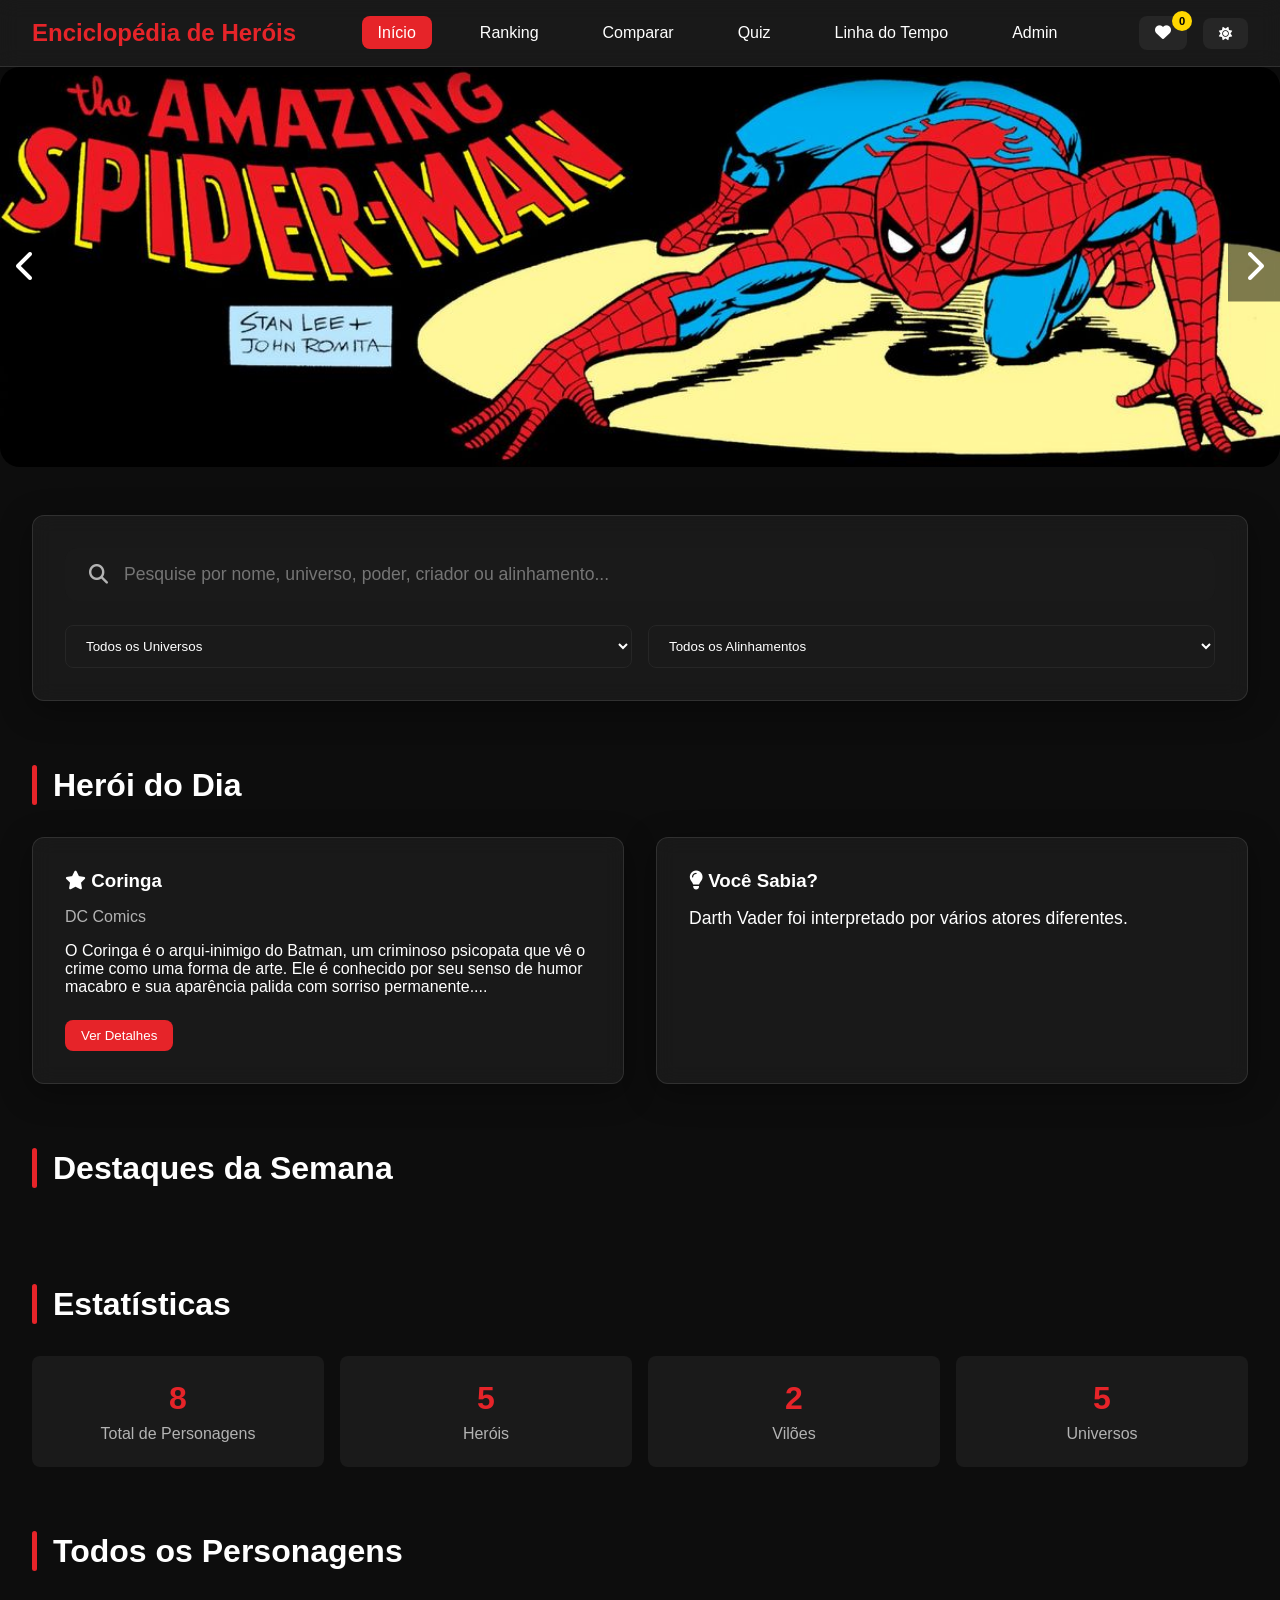
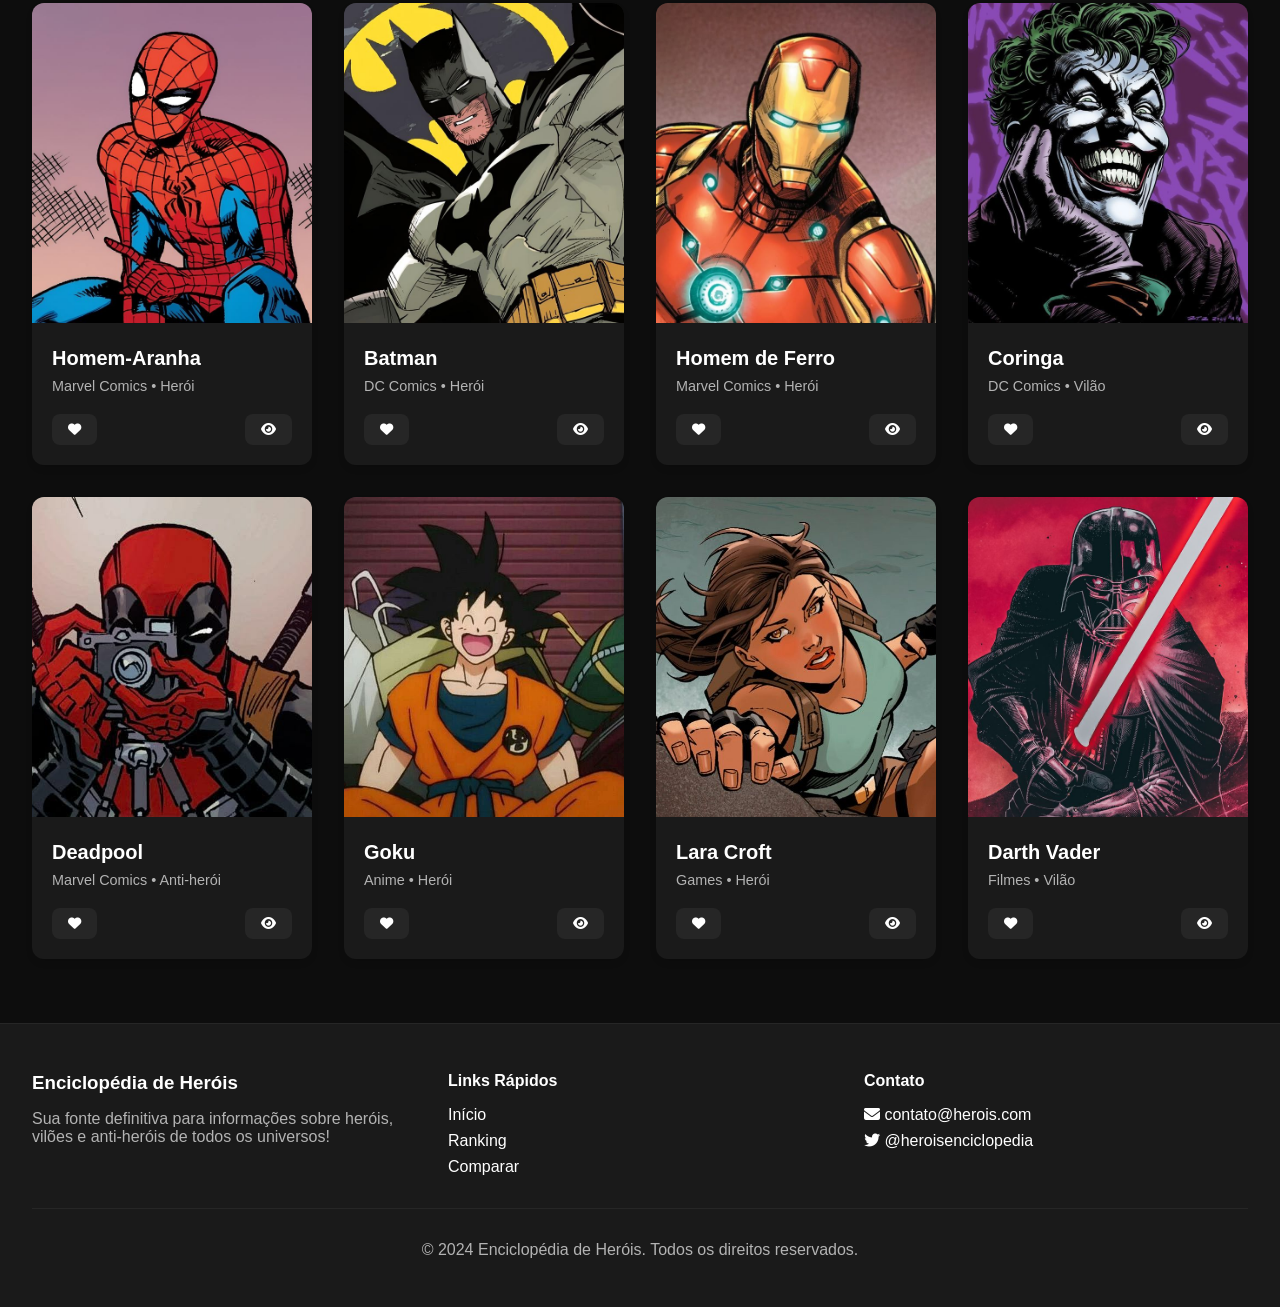
<file: index.html>
<!DOCTYPE html>
<html lang="pt-BR">
<head>
    <meta charset="UTF-8">
    <meta name="viewport" content="width=device-width, initial-scale=1.0">
    <title>Enciclopédia de Heróis</title>
    <link rel="stylesheet" href="https://cdnjs.cloudflare.com/ajax/libs/font-awesome/6.4.0/css/all.min.css">
    <link rel="stylesheet" href="css/style.css">
    <link rel="stylesheet" href="css/responsive.css">
</head>
<body data-theme="dark">
    <div class="loader" id="loader">
        <div class="loader-spinner"></div>
    </div>

    <div class="nav-overlay" id="navOverlay"></div>

    <nav class="navbar">
        <div class="navbar-container">
            <a href="index.html" class="logo">
                <span>Enciclopédia de Heróis</span>
            </a>
            <ul class="nav-links" id="navLinks">
                <li><a href="index.html" class="active">Início</a></li>
                <li><a href="ranking.html">Ranking</a></li>
                <li><a href="comparar.html">Comparar</a></li>
                <li><a href="quiz.html">Quiz</a></li>
                <li><a href="timeline.html">Linha do Tempo</a></li>
                <li><a href="admin.html">Admin</a></li>
            </ul>
            <div class="nav-controls">
                <a href="favoritos.html" class="favorites-btn">
                    <i class="fas fa-heart"></i>
                    <span class="favorites-count" id="favoritesCount">0</span>
                </a>
                <button class="theme-toggle" id="themeToggle">
                    <i class="fas fa-sun"></i>
                </button>
                <button class="hamburger" id="hamburger">
                    <i class="fas fa-bars"></i>
                </button>
            </div>
        </div>
    </nav>

    <main>
        <div class="banner-carrosel">
            <div class="carrosel">
                <div class="slides" id="slides">
                    <img src="assets/img/img-1.jpg" alt="Heróis DC">
                    <img src="assets/img/img-2.jpg" alt="Heróis Marvel">
                    <img src="assets/img/img-3.jpg" alt="Anime">
                    <img src="assets/img/img-4.jpg" alt="Games">
                    <img src="assets/img/img-5.jpg" alt="Filmes">
                </div>
                <div class="botoes-carrossel">
                    <button class="btn prev" id="prevBtn"><i class="fas fa-chevron-left"></i></button>
                    <button class="btn next" id="nextBtn"><i class="fas fa-chevron-right"></i></button>
                </div>
            </div>
        </div>

        <section class="hero-search-section">
        <div class="search-container glass-card">
            <div class="search-wrapper">
                <i class="fas fa-search"></i>
                <input type="text" id="searchInput" placeholder="Pesquise por nome, universo, poder, criador ou alinhamento...">
            </div>
            <div class="search-suggestions" id="searchSuggestions" style="display: none;"></div>
            <div class="filters-wrapper" id="filtersWrapper">
                <select class="filter-select" id="universeFilter">
                    <option value="">Todos os Universos</option>
                    <option value="Marvel Comics">Marvel Comics</option>
                    <option value="DC Comics">DC Comics</option>
                    <option value="Anime">Anime</option>
                    <option value="Games">Games</option>
                    <option value="Filmes">Filmes</option>
                </select>
                <select class="filter-select" id="alignmentFilter">
                    <option value="">Todos os Alinhamentos</option>
                    <option value="Herói">Herói</option>
                    <option value="Vilão">Vilão</option>
                    <option value="Anti-herói">Anti-herói</option>
                </select>
            </div>
        </div>
    </section>

        <section class="section">
            <h2 class="section-title">Herói do Dia</h2>
            <div class="two-columns">
                <div class="glass-card" id="heroOfTheDay">
                </div>
                <div class="glass-card" id="funFact">
                </div>
            </div>
        </section>

        <section class="section">
            <h2 class="section-title">Destaques da Semana</h2>
            <div class="heroes-grid" id="featuredHeroes">
            </div>
        </section>

        <section class="section">
            <h2 class="section-title">Estatísticas</h2>
            <div class="stats-grid" id="statsGrid">
            </div>
        </section>

        <section class="section">
            <h2 class="section-title">Todos os Personagens</h2>
            <div class="heroes-grid" id="allHeroes">
            </div>
        </section>
    </main>

    <button class="back-to-top" id="backToTop">
        <i class="fas fa-arrow-up"></i>
    </button>

    <footer class="footer">
        <div class="footer-content">
            <div>
                <h3></i> Enciclopédia de Heróis</h3>
                <p style="margin-top: 1rem; color: var(--text-muted);">Sua fonte definitiva para informações sobre heróis, vilões e anti-heróis de todos os universos!</p>
            </div>
            <div>
                <h4>Links Rápidos</h4>
                <ul style="list-style: none; margin-top: 1rem; display: grid; gap: 0.5rem;">
                    <li><a href="index.html">Início</a></li>
                    <li><a href="ranking.html">Ranking</a></li>
                    <li><a href="comparar.html">Comparar</a></li>
                </ul>
            </div>
            <div>
                <h4>Contato</h4>
                <ul style="list-style: none; margin-top: 1rem; display: grid; gap: 0.5rem;">
                    <li><i class="fas fa-envelope"></i> contato@herois.com</li>
                    <li><i class="fab fa-twitter"></i> @heroisenciclopedia</li>
                </ul>
            </div>
        </div>
        <div class="footer-bottom">
            <p>&copy; 2024 Enciclopédia de Heróis. Todos os direitos reservados.</p>
        </div>
    </footer>

    <script type="module" src="js/app.js"></script>
</body>
</html>
</file>
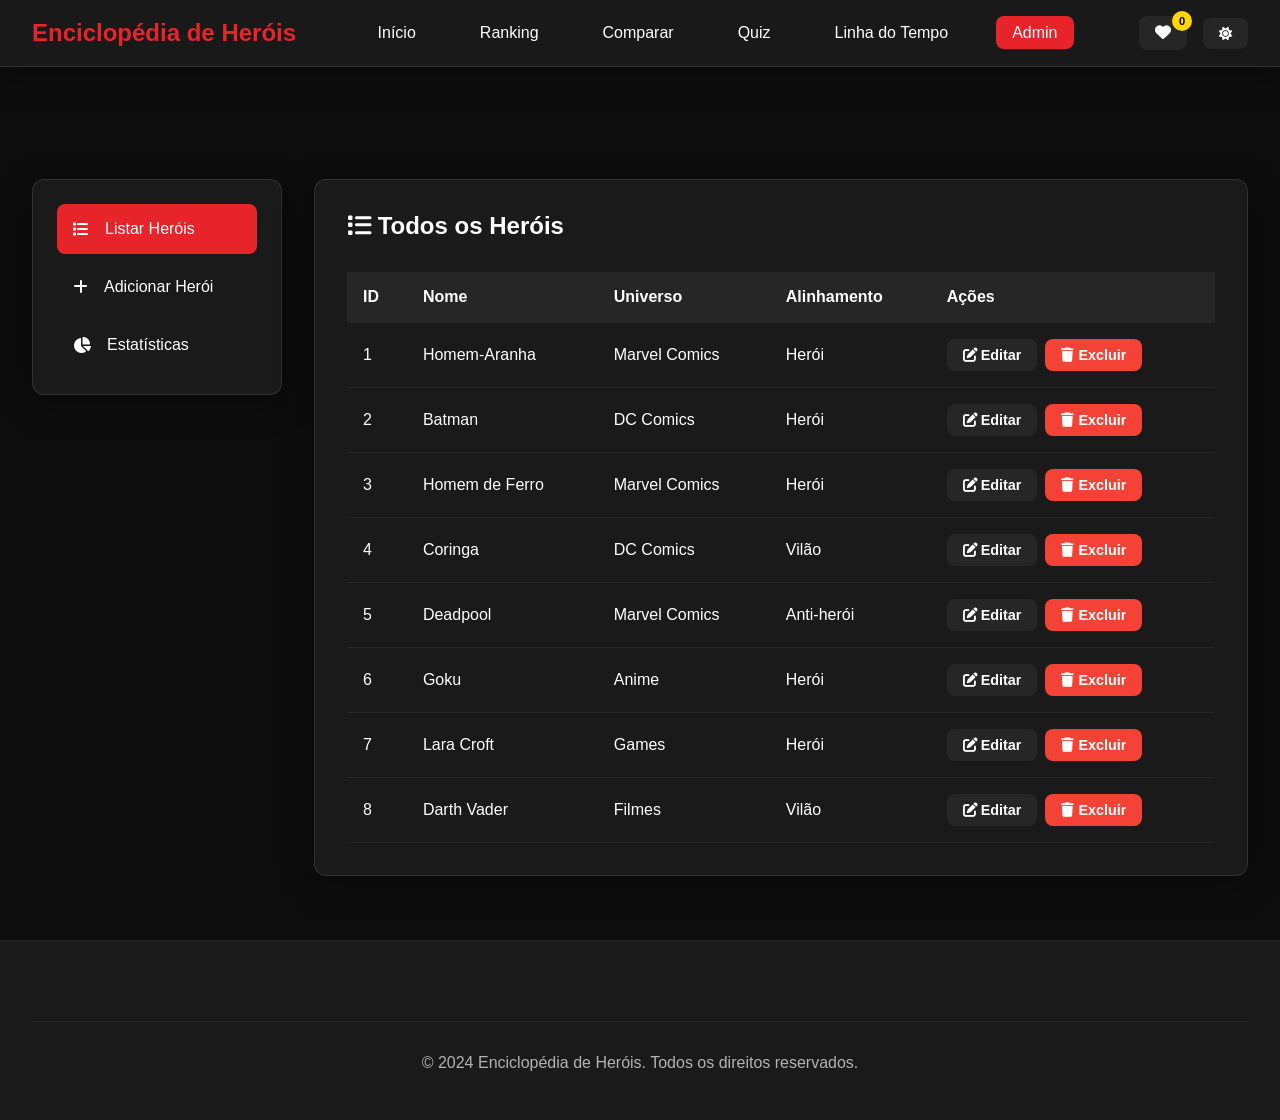
<file: admin.html>
<!DOCTYPE html>
<html lang="pt-BR">
<head>
    <meta charset="UTF-8">
    <meta name="viewport" content="width=device-width, initial-scale=1.0">
    <title>Admin - Enciclopédia de Heróis</title>
    <link rel="stylesheet" href="https://cdnjs.cloudflare.com/ajax/libs/font-awesome/6.4.0/css/all.min.css">
    <link rel="stylesheet" href="css/style.css">
    <link rel="stylesheet" href="css/admin.css">
    <link rel="stylesheet" href="css/responsive.css">
</head>
<body data-theme="dark">
    <div class="loader" id="loader">
        <div class="loader-spinner"></div>
    </div>
    <div class="nav-overlay" id="navOverlay"></div>
    <nav class="navbar">
        <div class="navbar-container">
            <a href="index.html" class="logo">
                <span>Enciclopédia de Heróis</span>
            </a>
            <ul class="nav-links" id="navLinks">
                <li><a href="index.html">Início</a></li>
                <li><a href="ranking.html">Ranking</a></li>
                <li><a href="comparar.html">Comparar</a></li>
                <li><a href="quiz.html">Quiz</a></li>
                <li><a href="timeline.html">Linha do Tempo</a></li>
                <li><a href="admin.html" class="active">Admin</a></li>
            </ul>
            <div class="nav-controls">
                <a href="favoritos.html" class="favorites-btn">
                    <i class="fas fa-heart"></i>
                    <span class="favorites-count" id="favoritesCount">0</span>
                </a>
                <button class="theme-toggle" id="themeToggle">
                    <i class="fas fa-sun"></i>
                </button>
                <button class="hamburger" id="hamburger">
                    <i class="fas fa-bars"></i>
                </button>
            </div>
        </div>
    </nav>
    <main>
        <section class="section" style="padding-top: 3rem;">
            <div class="admin-container">
                <aside class="admin-sidebar glass-card">
                    <ul class="admin-menu">
                        <li><a href="#" class="active" data-tab="list"><i class="fas fa-list"></i> Listar Heróis</a></li>
                        <li><a href="#" data-tab="add"><i class="fas fa-plus"></i> Adicionar Herói</a></li>
                        <li><a href="#" data-tab="stats"><i class="fas fa-chart-pie"></i> Estatísticas</a></li>
                    </ul>
                </aside>
                <div class="admin-content glass-card" id="adminContent">
                </div>
            </div>
        </section>
    </main>
    <button class="back-to-top" id="backToTop">
        <i class="fas fa-arrow-up"></i>
    </button>
    <footer class="footer">
        <div class="footer-bottom">
            <p>&copy; 2024 Enciclopédia de Heróis. Todos os direitos reservados.</p>
        </div>
    </footer>
    <script type="module" src="js/admin/admin.js"></script>
</body>
</html>
</file>
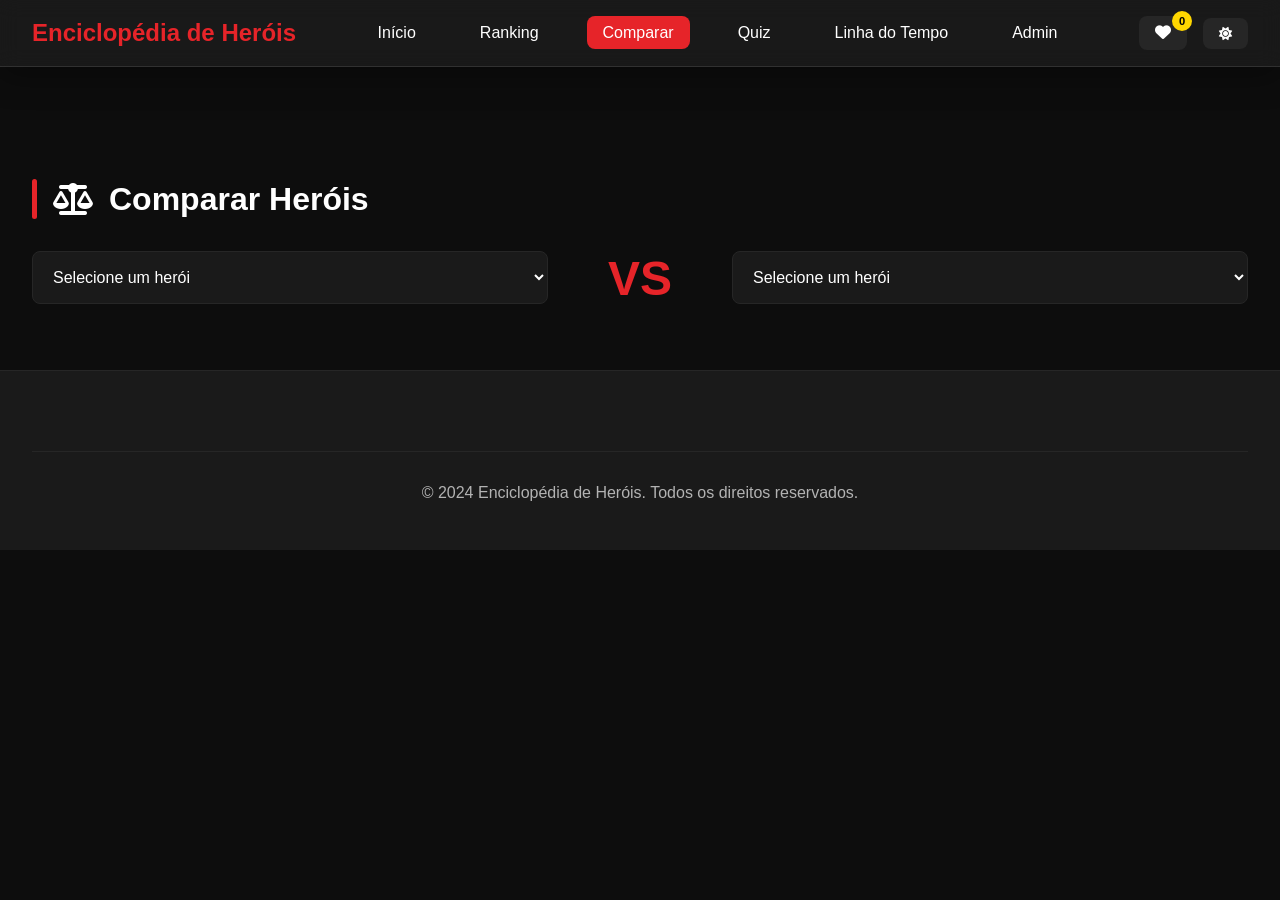
<file: comparar.html>
<!DOCTYPE html>
<html lang="pt-BR">
<head>
    <meta charset="UTF-8">
    <meta name="viewport" content="width=device-width, initial-scale=1.0">
    <title>Comparar Heróis - Enciclopédia de Heróis</title>
    <link rel="stylesheet" href="https://cdnjs.cloudflare.com/ajax/libs/font-awesome/6.4.0/css/all.min.css">
    <link rel="stylesheet" href="css/style.css">
    <link rel="stylesheet" href="css/compare.css">
    <link rel="stylesheet" href="css/responsive.css">
</head>
<body data-theme="dark">
    <div class="loader" id="loader">
        <div class="loader-spinner"></div>
    </div>
    <div class="nav-overlay" id="navOverlay"></div>
    <nav class="navbar">
        <div class="navbar-container">
            <a href="index.html" class="logo">
                <span>Enciclopédia de Heróis</span>
            </a>
            <ul class="nav-links" id="navLinks">
                <li><a href="index.html">Início</a></li>
                <li><a href="ranking.html">Ranking</a></li>
                <li><a href="comparar.html" class="active">Comparar</a></li>
                <li><a href="quiz.html">Quiz</a></li>
                <li><a href="timeline.html">Linha do Tempo</a></li>
                <li><a href="admin.html">Admin</a></li>
            </ul>
            <div class="nav-controls">
                <a href="favoritos.html" class="favorites-btn">
                    <i class="fas fa-heart"></i>
                    <span class="favorites-count" id="favoritesCount">0</span>
                </a>
                <button class="theme-toggle" id="themeToggle">
                    <i class="fas fa-sun"></i>
                </button>
                <button class="hamburger" id="hamburger">
                    <i class="fas fa-bars"></i>
                </button>
            </div>
        </div>
    </nav>
    <main>
        <section class="section" style="padding-top: 3rem;">
            <h2 class="section-title"><i class="fas fa-balance-scale"></i> Comparar Heróis</h2>
            <div class="compare-container" id="compareContainer">
            </div>
        </section>
    </main>
    <button class="back-to-top" id="backToTop">
        <i class="fas fa-arrow-up"></i>
    </button>
    <footer class="footer">
        <div class="footer-bottom">
            <p>&copy; 2024 Enciclopédia de Heróis. Todos os direitos reservados.</p>
        </div>
    </footer>
    <script type="module" src="js/comparar.js"></script>
</body>
</html>
</file>
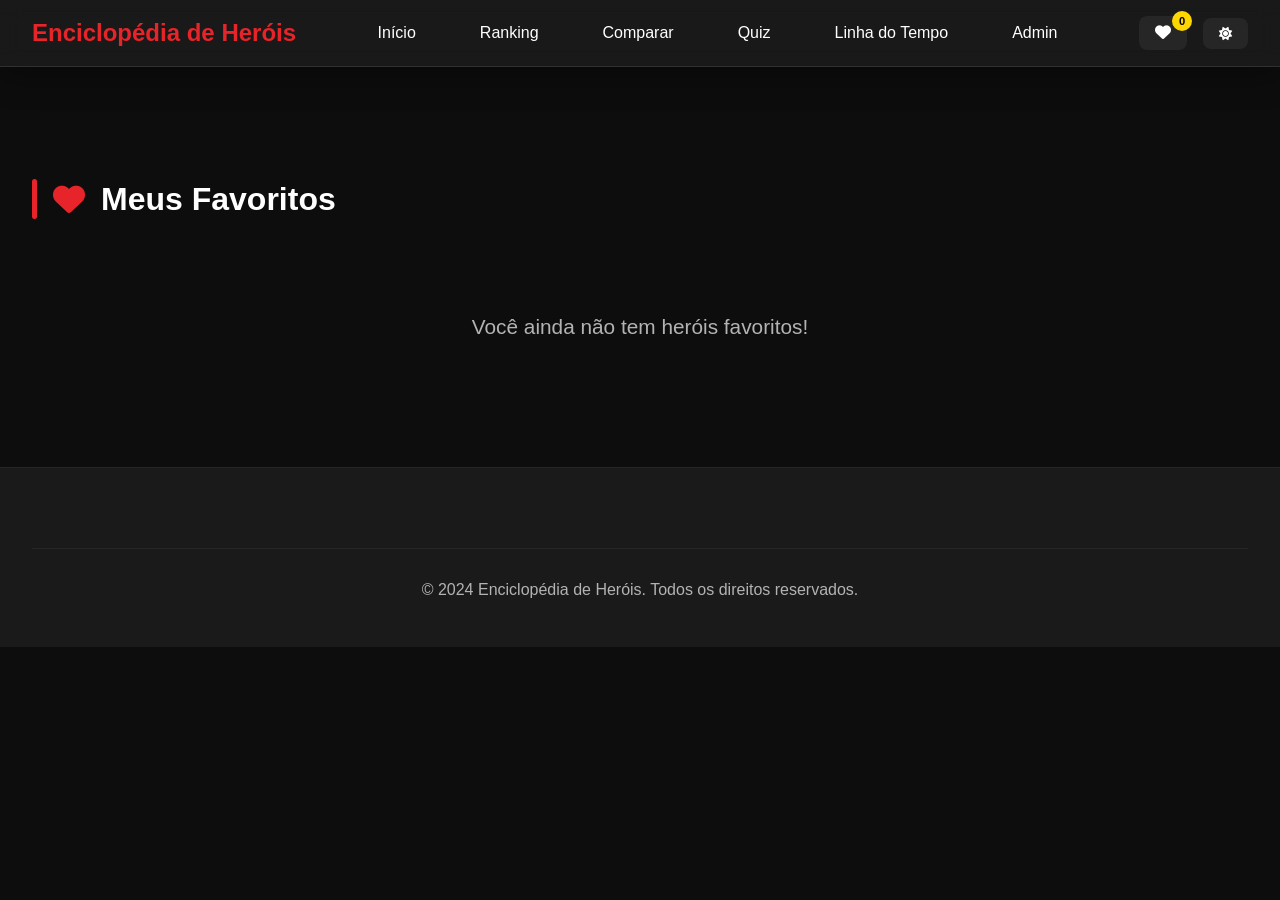
<file: favoritos.html>
<!DOCTYPE html>
<html lang="pt-BR">
<head>
    <meta charset="UTF-8">
    <meta name="viewport" content="width=device-width, initial-scale=1.0">
    <title>Favoritos - Enciclopédia de Heróis</title>
    <link rel="stylesheet" href="https://cdnjs.cloudflare.com/ajax/libs/font-awesome/6.4.0/css/all.min.css">
    <link rel="stylesheet" href="css/style.css">
    <link rel="stylesheet" href="css/responsive.css">
</head>
<body data-theme="dark">
    <div class="loader" id="loader">
        <div class="loader-spinner"></div>
    </div>
    <div class="nav-overlay" id="navOverlay"></div>
    <nav class="navbar">
        <div class="navbar-container">
            <a href="index.html" class="logo">
                <span>Enciclopédia de Heróis</span>
            </a>
            <ul class="nav-links" id="navLinks">
                <li><a href="index.html">Início</a></li>
                <li><a href="ranking.html">Ranking</a></li>
                <li><a href="comparar.html">Comparar</a></li>
                <li><a href="quiz.html">Quiz</a></li>
                <li><a href="timeline.html">Linha do Tempo</a></li>
                <li><a href="admin.html">Admin</a></li>
            </ul>
            <div class="nav-controls">
                <a href="favoritos.html" class="favorites-btn">
                    <i class="fas fa-heart"></i>
                    <span class="favorites-count" id="favoritesCount">0</span>
                </a>
                <button class="theme-toggle" id="themeToggle">
                    <i class="fas fa-sun"></i>
                </button>
                <button class="hamburger" id="hamburger">
                    <i class="fas fa-bars"></i>
                </button>
            </div>
        </div>
    </nav>
    <main>
        <section class="section" style="padding-top: 3rem;">
            <h2 class="section-title"><i class="fas fa-heart" style="color: var(--primary-color);"></i> Meus Favoritos</h2>
            <div class="heroes-grid" id="favoritesGrid">
            </div>
        </section>
    </main>
    <button class="back-to-top" id="backToTop">
        <i class="fas fa-arrow-up"></i>
    </button>
    <footer class="footer">
        <div class="footer-bottom">
            <p>&copy; 2024 Enciclopédia de Heróis. Todos os direitos reservados.</p>
        </div>
    </footer>
    <script type="module" src="js/favoritos.js"></script>
</body>
</html>
</file>
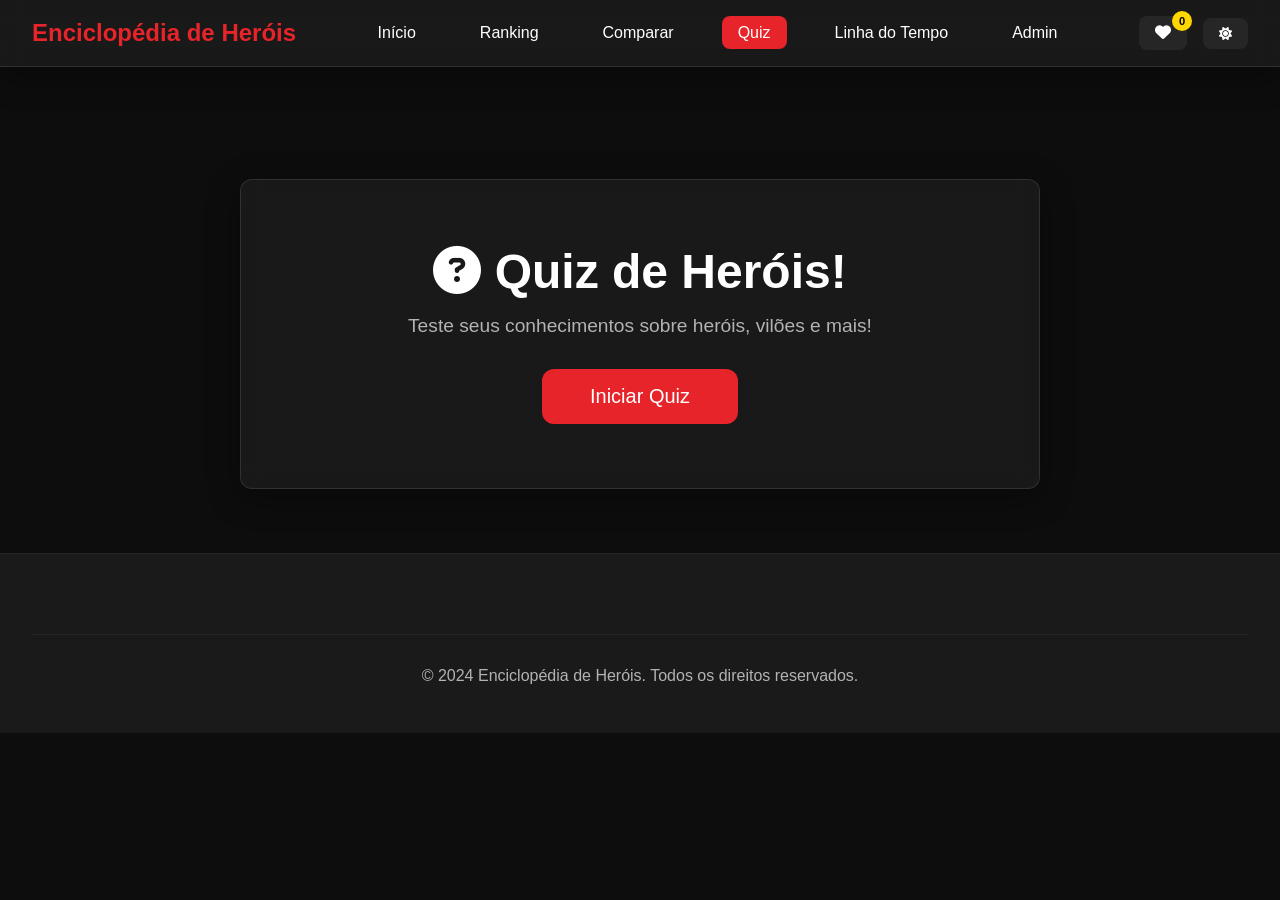
<file: quiz.html>
<!DOCTYPE html>
<html lang="pt-BR">
<head>
    <meta charset="UTF-8">
    <meta name="viewport" content="width=device-width, initial-scale=1.0">
    <title>Quiz - Enciclopédia de Heróis</title>
    <link rel="stylesheet" href="https://cdnjs.cloudflare.com/ajax/libs/font-awesome/6.4.0/css/all.min.css">
    <link rel="stylesheet" href="css/style.css">
    <link rel="stylesheet" href="css/quiz.css">
    <link rel="stylesheet" href="css/responsive.css">
</head>
<body data-theme="dark">
    <div class="loader" id="loader">
        <div class="loader-spinner"></div>
    </div>
    <div class="nav-overlay" id="navOverlay"></div>
    <nav class="navbar">
        <div class="navbar-container">
            <a href="index.html" class="logo">
                <span>Enciclopédia de Heróis</span>
            </a>
            <ul class="nav-links" id="navLinks">
                <li><a href="index.html">Início</a></li>
                <li><a href="ranking.html">Ranking</a></li>
                <li><a href="comparar.html">Comparar</a></li>
                <li><a href="quiz.html" class="active">Quiz</a></li>
                <li><a href="timeline.html">Linha do Tempo</a></li>
                <li><a href="admin.html">Admin</a></li>
            </ul>
            <div class="nav-controls">
                <a href="favoritos.html" class="favorites-btn">
                    <i class="fas fa-heart"></i>
                    <span class="favorites-count" id="favoritesCount">0</span>
                </a>
                <button class="theme-toggle" id="themeToggle">
                    <i class="fas fa-sun"></i>
                </button>
                <button class="hamburger" id="hamburger">
                    <i class="fas fa-bars"></i>
                </button>
            </div>
        </div>
    </nav>
    <main>
        <section class="section" style="padding-top: 3rem;">
            <div class="quiz-container" id="quizContainer">
            </div>
        </section>
    </main>
    <button class="back-to-top" id="backToTop">
        <i class="fas fa-arrow-up"></i>
    </button>
    <footer class="footer">
        <div class="footer-bottom">
            <p>&copy; 2024 Enciclopédia de Heróis. Todos os direitos reservados.</p>
        </div>
    </footer>
    <script type="module" src="js/quiz.js"></script>
</body>
</html>
</file>
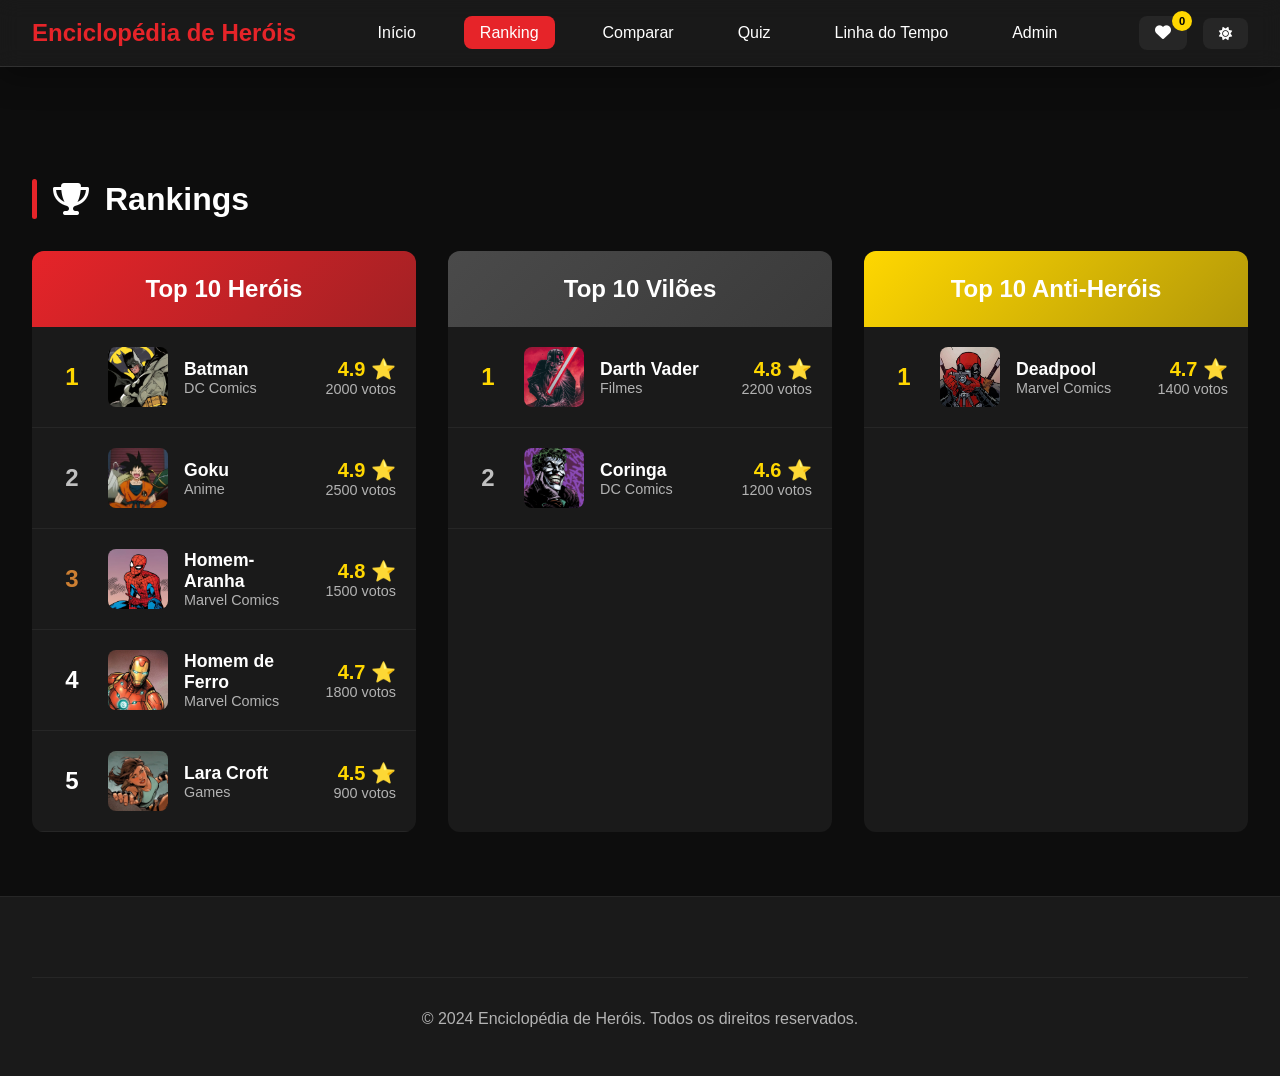
<file: ranking.html>
<!DOCTYPE html>
<html lang="pt-BR">
<head>
    <meta charset="UTF-8">
    <meta name="viewport" content="width=device-width, initial-scale=1.0">
    <title>Ranking - Enciclopédia de Heróis</title>
    <link rel="stylesheet" href="https://cdnjs.cloudflare.com/ajax/libs/font-awesome/6.4.0/css/all.min.css">
    <link rel="stylesheet" href="css/style.css">
    <link rel="stylesheet" href="css/ranking.css">
    <link rel="stylesheet" href="css/responsive.css">
</head>
<body data-theme="dark">
    <div class="loader" id="loader">
        <div class="loader-spinner"></div>
    </div>
    <div class="nav-overlay" id="navOverlay"></div>
    <nav class="navbar">
        <div class="navbar-container">
            <a href="index.html" class="logo">
                <span>Enciclopédia de Heróis</span>
            </a>
            <ul class="nav-links" id="navLinks">
                <li><a href="index.html">Início</a></li>
                <li><a href="ranking.html" class="active">Ranking</a></li>
                <li><a href="comparar.html">Comparar</a></li>
                <li><a href="quiz.html">Quiz</a></li>
                <li><a href="timeline.html">Linha do Tempo</a></li>
                <li><a href="admin.html">Admin</a></li>
            </ul>
            <div class="nav-controls">
                <a href="favoritos.html" class="favorites-btn">
                    <i class="fas fa-heart"></i>
                    <span class="favorites-count" id="favoritesCount">0</span>
                </a>
                <button class="theme-toggle" id="themeToggle">
                    <i class="fas fa-sun"></i>
                </button>
                <button class="hamburger" id="hamburger">
                    <i class="fas fa-bars"></i>
                </button>
            </div>
        </div>
    </nav>
    <main>
        <section class="section" style="padding-top: 3rem;">
            <h2 class="section-title"><i class="fas fa-trophy"></i> Rankings</h2>
            <div class="ranking-container" id="rankingContainer">
            </div>
        </section>
    </main>
    <button class="back-to-top" id="backToTop">
        <i class="fas fa-arrow-up"></i>
    </button>
    <footer class="footer">
        <div class="footer-bottom">
            <p>&copy; 2024 Enciclopédia de Heróis. Todos os direitos reservados.</p>
        </div>
    </footer>
    <script type="module" src="js/ranking.js"></script>
</body>
</html>
</file>
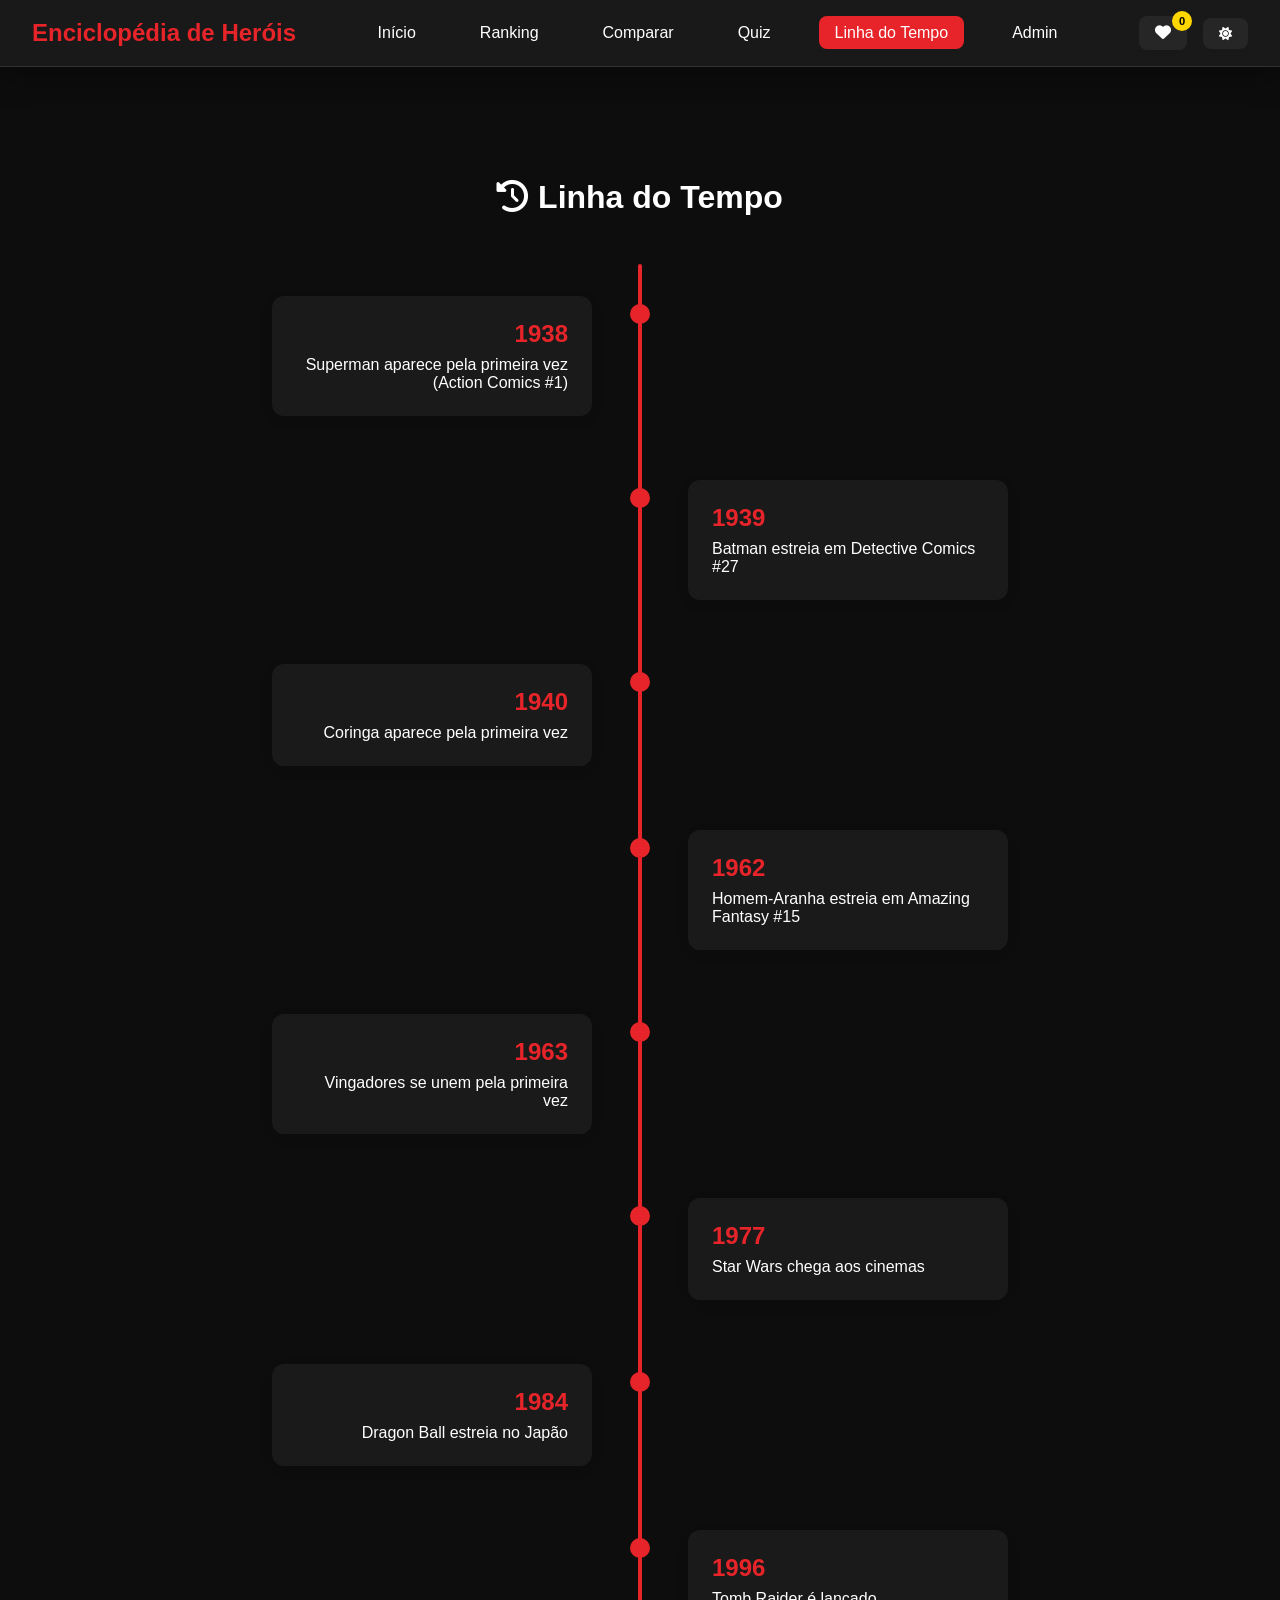
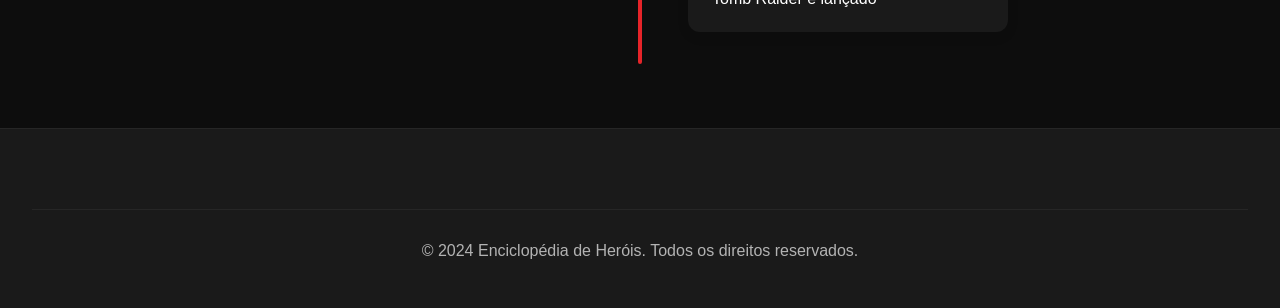
<file: timeline.html>
<!DOCTYPE html>
<html lang="pt-BR">
<head>
    <meta charset="UTF-8">
    <meta name="viewport" content="width=device-width, initial-scale=1.0">
    <title>Linha do Tempo - Enciclopédia de Heróis</title>
    <link rel="stylesheet" href="https://cdnjs.cloudflare.com/ajax/libs/font-awesome/6.4.0/css/all.min.css">
    <link rel="stylesheet" href="css/style.css">
    <link rel="stylesheet" href="css/timeline.css">
    <link rel="stylesheet" href="css/responsive.css">
</head>
<body data-theme="dark">
    <div class="loader" id="loader">
        <div class="loader-spinner"></div>
    </div>
    <div class="nav-overlay" id="navOverlay"></div>
    <nav class="navbar">
        <div class="navbar-container">
            <a href="index.html" class="logo">
                <span>Enciclopédia de Heróis</span>
            </a>
            <ul class="nav-links" id="navLinks">
                <li><a href="index.html">Início</a></li>
                <li><a href="ranking.html">Ranking</a></li>
                <li><a href="comparar.html">Comparar</a></li>
                <li><a href="quiz.html">Quiz</a></li>
                <li><a href="timeline.html" class="active">Linha do Tempo</a></li>
                <li><a href="admin.html">Admin</a></li>
            </ul>
            <div class="nav-controls">
                <a href="favoritos.html" class="favorites-btn">
                    <i class="fas fa-heart"></i>
                    <span class="favorites-count" id="favoritesCount">0</span>
                </a>
                <button class="theme-toggle" id="themeToggle">
                    <i class="fas fa-sun"></i>
                </button>
                <button class="hamburger" id="hamburger">
                    <i class="fas fa-bars"></i>
                </button>
            </div>
        </div>
    </nav>
    <main>
        <section class="section" style="padding-top: 3rem;">
            <h2 class="section-title" style="text-align: center; display: block; margin-bottom: 3rem;"><i class="fas fa-history"></i> Linha do Tempo</h2>
            <div class="timeline" id="timeline">
            </div>
        </section>
    </main>
    <button class="back-to-top" id="backToTop">
        <i class="fas fa-arrow-up"></i>
    </button>
    <footer class="footer">
        <div class="footer-bottom">
            <p>&copy; 2024 Enciclopédia de Heróis. Todos os direitos reservados.</p>
        </div>
    </footer>
    <script type="module" src="js/timeline.js"></script>
</body>
</html>
</file>
<file: css/style.css>
:root {
    --primary-color: #e62429;
    --secondary-color: #00529f;
    --accent-color: #ffd700;
    --dark-bg: #0d0d0d;
    --dark-surface: #1a1a1a;
    --dark-surface-2: #262626;
    --dark-text: #ffffff;
    --dark-text-muted: #b3b3b3;
    --light-bg: #f5f5f5;
    --light-surface: #ffffff;
    --light-surface-2: #e8e8e8;
    --light-text: #1a1a1a;
    --light-text-muted: #666666;
    --glass-bg: rgba(255, 255, 255, 0.05);
    --glass-border: rgba(255, 255, 255, 0.1);
    --glass-shadow: 0 8px 32px 0 rgba(0, 0, 0, 0.37);
    --transition: all 0.3s ease;
    --radius-sm: 8px;
    --radius-md: 12px;
    --radius-lg: 20px;
}

[data-theme="dark"] {
    --bg: var(--dark-bg);
    --surface: var(--dark-surface);
    --surface-2: var(--dark-surface-2);
    --text: var(--dark-text);
    --text-muted: var(--dark-text-muted);
}

[data-theme="light"] {
    --bg: var(--light-bg);
    --surface: var(--light-surface);
    --surface-2: var(--light-surface-2);
    --text: var(--light-text);
    --text-muted: var(--light-text-muted);
}

* {
    margin: 0;
    padding: 0;
    box-sizing: border-box;
    font-family: 'Segoe UI', Tahoma, Geneva, Verdana, sans-serif;
}

body {
    background: var(--bg);
    color: var(--text);
    transition: var(--transition);
    overflow-x: hidden;
}

a {
    color: inherit;
    text-decoration: none;
}

.loader {
    position: fixed;
    top: 0;
    left: 0;
    width: 100%;
    height: 100%;
    background: var(--bg);
    display: flex;
    justify-content: center;
    align-items: center;
    z-index: 9999;
}

.loader-spinner {
    width: 60px;
    height: 60px;
    border: 5px solid var(--surface-2);
    border-top-color: var(--primary-color);
    border-radius: 50%;
    animation: spin 1s linear infinite;
}

@keyframes spin {
    to { transform: rotate(360deg); }
}

.navbar {
    position: sticky;
    top: 0;
    z-index: 1000;
    backdrop-filter: blur(10px);
    background: var(--glass-bg);
    border-bottom: 1px solid var(--glass-border);
    box-shadow: var(--glass-shadow);
}

.navbar-container {
    max-width: 1400px;
    margin: 0 auto;
    padding: 1rem 2rem;
    display: flex;
    justify-content: space-between;
    align-items: center;
}

.logo {
    display: flex;
    align-items: center;
    gap: 0.5rem;
    font-size: 1.5rem;
    font-weight: 700;
    color: var(--primary-color);
}

.nav-links {
    display: flex;
    gap: 2rem;
    list-style: none;
}

.nav-links a {
    padding: 0.5rem 1rem;
    border-radius: var(--radius-sm);
    transition: var(--transition);
    font-weight: 500;
}

.nav-links a:hover,
.nav-links a.active {
    background: var(--primary-color);
    color: white;
}

.nav-controls {
    display: flex;
    align-items: center;
    gap: 1rem;
}

.theme-toggle {
    background: var(--surface-2);
    border: none;
    color: var(--text);
    padding: 0.5rem 1rem;
    border-radius: var(--radius-sm);
    cursor: pointer;
    transition: var(--transition);
}

.theme-toggle:hover {
    background: var(--primary-color);
    color: white;
}

.favorites-btn {
    position: relative;
    background: var(--surface-2);
    border: none;
    color: var(--text);
    padding: 0.5rem 1rem;
    border-radius: var(--radius-sm);
    cursor: pointer;
    transition: var(--transition);
}

.favorites-btn:hover {
    background: var(--primary-color);
    color: white;
}

.favorites-count {
    position: absolute;
    top: -5px;
    right: -5px;
    background: var(--accent-color);
    color: #000;
    font-size: 0.7rem;
    font-weight: 700;
    width: 20px;
    height: 20px;
    border-radius: 50%;
    display: flex;
    justify-content: center;
    align-items: center;
}

.hamburger {
    display: none;
    background: none;
    border: none;
    color: var(--text);
    font-size: 1.5rem;
    cursor: pointer;
}

.banner-carrosel {
    width: 100%;
    max-width: 1400px;
    margin: 0 auto;
}

.carrosel {
    position: relative;
    overflow: hidden;
    border-radius: var(--radius-lg);
}

.slides {
    display: flex;
    transition: transform 0.5s ease-in-out;
}

.slides img {
    width: 100%;
    height: 400px;
    object-fit: cover;
    flex-shrink: 0;
}

.botoes-carrossel {
    position: absolute;
    top: 50%;
    width: 100%;
    display: flex;
    justify-content: space-between;
    transform: translateY(-50%);
}

.btn {
    background: rgba(0, 0, 0, 0.5);
    color: white;
    border: none;
    padding: 1rem;
    cursor: pointer;
    font-size: 2rem;
    transition: var(--transition);
}

.btn:hover {
    background: var(--primary-color);
}

.hero-search-section {
    max-width: 1400px;
    margin: 3rem auto;
    padding: 0 2rem;
}

.search-container {
    backdrop-filter: blur(10px);
    background: var(--glass-bg);
    border: 1px solid var(--glass-border);
    border-radius: var(--radius-lg);
    padding: 2rem;
    box-shadow: var(--glass-shadow);
}

.search-wrapper {
    display: flex;
    align-items: center;
    gap: 1rem;
    background: var(--surface);
    padding: 1rem 1.5rem;
    border-radius: var(--radius-md);
}

.search-wrapper i {
    color: var(--text-muted);
    font-size: 1.2rem;
}

.search-wrapper input {
    flex: 1;
    background: none;
    border: none;
    color: var(--text);
    font-size: 1.1rem;
    outline: none;
}

.search-suggestions {
    background: var(--surface);
    margin-top: 10px;
    border-radius: var(--radius-md);
    border: 1px solid var(--surface-2);
    max-height: 400px;
    overflow-y: auto;
}

.suggestion-item {
    display: flex;
    gap: 15px;
    padding: 15px;
    cursor: pointer;
    border-bottom: 1px solid var(--surface-2);
    transition: var(--transition);
}

.suggestion-item:last-child {
    border-bottom: none;
}

.suggestion-item:hover, .suggestion-item.active {
    background: var(--surface-2);
}

.suggestion-item img {
    width: 50px;
    height: 70px;
    object-fit: cover;
    border-radius: var(--radius-sm);
}

.suggestion-info h4 {
    margin: 0;
    font-size: 1.1rem;
}

.suggestion-info p {
    margin: 5px 0 0;
    color: var(--text-muted);
    font-size: 0.9rem;
}

.filters-wrapper {
    margin-top: 1.5rem;
    display: grid;
    grid-template-columns: repeat(auto-fit, minmax(200px, 1fr));
    gap: 1rem;
}

.filter-select {
    padding: 0.75rem 1rem;
    background: var(--surface);
    border: 1px solid var(--surface-2);
    border-radius: var(--radius-sm);
    color: var(--text);
    cursor: pointer;
    outline: none;
}

.section {
    max-width: 1400px;
    margin: 4rem auto;
    padding: 0 2rem;
}

.section-title {
    font-size: 2rem;
    margin-bottom: 2rem;
    display: flex;
    align-items: center;
    gap: 1rem;
}

.section-title::before {
    content: '';
    width: 5px;
    height: 40px;
    background: var(--primary-color);
    border-radius: 5px;
}

.heroes-grid {
    display: grid;
    grid-template-columns: repeat(auto-fit, minmax(250px, 1fr));
    gap: 2rem;
}

.hero-card {
    background: var(--surface);
    border-radius: var(--radius-md);
    overflow: hidden;
    cursor: pointer;
    transition: var(--transition);
    box-shadow: 0 4px 6px rgba(0, 0, 0, 0.1);
}

.hero-card:hover {
    transform: translateY(-10px);
    box-shadow: 0 20px 40px rgba(230, 36, 41, 0.2);
}

.hero-card img {
    width: 100%;
    height: 320px;
    object-fit: cover;
}

.hero-info {
    padding: 1.25rem;
}

.hero-info h3 {
    font-size: 1.25rem;
    margin-bottom: 0.5rem;
}

.hero-info p {
    color: var(--text-muted);
    font-size: 0.9rem;
}

.hero-card-actions {
    display: flex;
    justify-content: space-between;
    padding: 0 1.25rem 1.25rem;
}

.action-btn {
    background: var(--surface-2);
    border: none;
    color: var(--text);
    padding: 0.5rem 1rem;
    border-radius: var(--radius-sm);
    cursor: pointer;
    transition: var(--transition);
}

.action-btn.favorite.active {
    color: var(--primary-color);
}

.action-btn:hover {
    background: var(--primary-color);
    color: white;
}

.glass-card {
    backdrop-filter: blur(10px);
    background: var(--glass-bg);
    border: 1px solid var(--glass-border);
    border-radius: var(--radius-md);
    padding: 2rem;
    box-shadow: var(--glass-shadow);
}

.two-columns {
    display: grid;
    grid-template-columns: repeat(auto-fit, minmax(300px, 1fr));
    gap: 2rem;
}

.stats-grid {
    display: grid;
    grid-template-columns: repeat(auto-fit, minmax(150px, 1fr));
    gap: 1rem;
}

.stat-card {
    background: var(--surface);
    padding: 1.5rem;
    border-radius: var(--radius-sm);
    text-align: center;
}

.stat-number {
    font-size: 2rem;
    font-weight: 700;
    color: var(--primary-color);
}

.stat-label {
    margin-top: 0.5rem;
    color: var(--text-muted);
}

.rating {
    display: flex;
    gap: 0.25rem;
}

.rating .star {
    cursor: pointer;
    font-size: 1.2rem;
    color: var(--text-muted);
    transition: var(--transition);
}

.rating .star:hover,
.rating .star.active {
    color: var(--accent-color);
}

.footer {
    background: var(--surface);
    padding: 3rem 2rem;
    margin-top: 4rem;
    border-top: 1px solid var(--surface-2);
}

.footer-content {
    max-width: 1400px;
    margin: 0 auto;
    display: grid;
    grid-template-columns: repeat(auto-fit, minmax(200px, 1fr));
    gap: 2rem;
}

.footer-bottom {
    max-width: 1400px;
    margin: 2rem auto 0;
    padding-top: 2rem;
    border-top: 1px solid var(--surface-2);
    text-align: center;
    color: var(--text-muted);
}

.back-to-top {
    position: fixed;
    bottom: 2rem;
    right: 2rem;
    width: 50px;
    height: 50px;
    background: var(--primary-color);
    border: none;
    border-radius: 50%;
    color: white;
    font-size: 1.5rem;
    cursor: pointer;
    box-shadow: 0 4px 12px rgba(230, 36, 41, 0.4);
    transition: var(--transition);
    opacity: 0;
    visibility: hidden;
    z-index: 999;
}

.back-to-top.visible {
    opacity: 1;
    visibility: visible;
}

.back-to-top:hover {
    transform: translateY(-5px);
}

@media (max-width: 768px) {
    .nav-links {
        display: none;
    }

    .hamburger {
        display: block;
    }

    .slides img {
        height: 250px;
    }
}
</file>
<file: css/responsive.css>
@media (max-width: 1024px) {
    .navbar-container {
        padding: 1rem;
    }
    
    .section {
        padding: 0 1rem;
    }
}

@media (max-width: 768px) {
    .nav-links {
        position: fixed;
        top: 0;
        left: 0;
        width: 80%;
        max-width: 300px;
        height: 100vh;
        background: var(--surface);
        flex-direction: column;
        padding: 3rem 2rem;
        gap: 1rem;
        transform: translateX(-100%);
        transition: var(--transition);
        box-shadow: 5px 0 30px rgba(0,0,0,0.3);
        z-index: 1001;
    }
    
    .nav-links.open {
        transform: translateX(0);
    }
    
    .nav-overlay {
        position: fixed;
        top: 0;
        left: 0;
        width: 100%;
        height: 100%;
        background: rgba(0,0,0,0.5);
        display: none;
        z-index: 1000;
    }
    
    .nav-overlay.open {
        display: block;
    }
    
    .hamburger {
        display: block;
        z-index: 1002;
    }
    
    .two-columns {
        grid-template-columns: 1fr;
    }
    
    .results-grid {
        grid-template-columns: 1fr;
    }
    
    .logo span {
        display: none;
    }
}

@media (max-width: 480px) {
    .hero-card img {
        height: 250px;
    }
    
    .section-title {
        font-size: 1.5rem;
    }
}
</file>
<file: css/admin.css>
.admin-container {
    display: grid;
    grid-template-columns: 250px 1fr;
    gap: 2rem;
}

.admin-sidebar {
    background: var(--surface);
    border-radius: var(--radius-md);
    padding: 1.5rem;
    height: fit-content;
    position: sticky;
    top: 100px;
}

.admin-menu {
    list-style: none;
    display: grid;
    gap: 0.5rem;
}

.admin-menu a {
    display: flex;
    align-items: center;
    gap: 1rem;
    padding: 1rem;
    border-radius: var(--radius-sm);
    transition: var(--transition);
}

.admin-menu a:hover,
.admin-menu a.active {
    background: var(--primary-color);
    color: white;
}

.admin-content {
    background: var(--surface);
    border-radius: var(--radius-md);
    padding: 2rem;
}

.form-grid {
    display: grid;
    grid-template-columns: repeat(auto-fit, minmax(250px, 1fr));
    gap: 1.5rem;
}

.form-group {
    display: grid;
    gap: 0.5rem;
}

.form-group label {
    font-weight: 600;
}

.form-group input,
.form-group select,
.form-group textarea {
    padding: 0.75rem 1rem;
    background: var(--surface-2);
    border: 1px solid transparent;
    border-radius: var(--radius-sm);
    color: var(--text);
    font-size: 1rem;
    outline: none;
    transition: var(--transition);
}

.form-group input:focus,
.form-group select:focus,
.form-group textarea:focus {
    border-color: var(--primary-color);
}

.form-group textarea {
    resize: vertical;
    min-height: 100px;
}

.admin-btn {
    padding: 1rem 2rem;
    border: none;
    border-radius: var(--radius-sm);
    font-size: 1rem;
    font-weight: 600;
    cursor: pointer;
    transition: var(--transition);
}

.admin-btn.primary {
    background: var(--primary-color);
    color: white;
}

.admin-btn.secondary {
    background: var(--surface-2);
    color: var(--text);
}

.admin-btn.danger {
    background: #f44336;
    color: white;
}

.admin-btn:hover {
    transform: translateY(-2px);
}

.admin-table {
    width: 100%;
    border-collapse: collapse;
    margin-top: 2rem;
}

.admin-table th,
.admin-table td {
    padding: 1rem;
    text-align: left;
    border-bottom: 1px solid var(--surface-2);
}

.admin-table th {
    background: var(--surface-2);
    font-weight: 600;
}

.table-actions {
    display: flex;
    gap: 0.5rem;
}

.small-btn {
    padding: 0.5rem 1rem;
    font-size: 0.9rem;
}

@media (max-width: 768px) {
    .admin-container {
        grid-template-columns: 1fr;
    }
    
    .admin-sidebar {
        position: static;
    }
}
</file>
<file: css/compare.css>
.compare-container {
    display: grid;
    grid-template-columns: 1fr 120px 1fr;
    gap: 2rem;
}

.compare-hero {
    text-align: center;
}

.select-hero {
    background: var(--surface);
    border: 2px dashed var(--surface-2);
    border-radius: var(--radius-md);
    padding: 3rem;
    cursor: pointer;
    transition: var(--transition);
}

.select-hero:hover {
    border-color: var(--primary-color);
}

.compare-hero-image {
    width: 100%;
    max-width: 300px;
    border-radius: var(--radius-md);
    margin-bottom: 1rem;
}

.compare-hero h2 {
    margin-bottom: 0.5rem;
}

.compare-middle {
    display: flex;
    align-items: center;
    justify-content: center;
}

.vs {
    font-size: 3rem;
    font-weight: 900;
    color: var(--primary-color);
}

.compare-stats {
    grid-column: 1 / -1;
    margin-top: 3rem;
}

.stat-row {
    display: grid;
    grid-template-columns: 1fr 120px 1fr;
    gap: 2rem;
    margin-bottom: 2rem;
    align-items: center;
}

.stat-label {
    text-align: center;
    font-weight: 600;
    font-size: 1.1rem;
}

.compare-bar {
    height: 30px;
    background: var(--surface-2);
    border-radius: var(--radius-sm);
    overflow: hidden;
}

.compare-bar-fill {
    height: 100%;
    transition: width 1s ease;
}

.compare-bar-fill.left {
    background: linear-gradient(90deg, var(--primary-color), #ff6b6b);
    margin-left: auto;
    border-radius: 0 var(--radius-sm) var(--radius-sm) 0;
}

.compare-bar-fill.right {
    background: linear-gradient(90deg, #4facfe, #00f2fe);
    border-radius: var(--radius-sm) 0 0 var(--radius-sm);
}

.hero-select-dropdown {
    width: 100%;
    padding: 1rem;
    background: var(--surface);
    border: 1px solid var(--surface-2);
    border-radius: var(--radius-sm);
    color: var(--text);
    cursor: pointer;
    font-size: 1rem;
}

@media (max-width: 768px) {
    .compare-container {
        grid-template-columns: 1fr;
    }

    .vs {
        font-size: 2rem;
    }

    .stat-row {
        grid-template-columns: 1fr;
    }
}
</file>
<file: css/quiz.css>
.quiz-container {
    max-width: 800px;
    margin: 0 auto;
}

.quiz-start,
.quiz-results {
    text-align: center;
    padding: 4rem 2rem;
}

.quiz-start h1,
.quiz-results h1 {
    font-size: 3rem;
    margin-bottom: 1rem;
}

.start-btn {
    background: var(--primary-color);
    color: white;
    border: none;
    padding: 1rem 3rem;
    font-size: 1.25rem;
    border-radius: var(--radius-md);
    cursor: pointer;
    margin-top: 2rem;
    transition: var(--transition);
}

.start-btn:hover {
    transform: scale(1.05);
}

.quiz-question {
    padding: 2rem;
}

.question-number {
    color: var(--text-muted);
    margin-bottom: 0.5rem;
}

.question-text {
    font-size: 1.75rem;
    margin-bottom: 2rem;
}

.options-list {
    list-style: none;
    display: grid;
    gap: 1rem;
}

.option-btn {
    width: 100%;
    text-align: left;
    padding: 1.25rem 1.5rem;
    background: var(--surface);
    border: 2px solid var(--surface-2);
    border-radius: var(--radius-sm);
    color: var(--text);
    font-size: 1.1rem;
    cursor: pointer;
    transition: var(--transition);
}

.option-btn:hover {
    border-color: var(--primary-color);
}

.option-btn.correct {
    border-color: #4caf50;
    background: rgba(76, 175, 80, 0.1);
}

.option-btn.incorrect {
    border-color: #f44336;
    background: rgba(244, 67, 54, 0.1);
}

.quiz-progress {
    margin-top: 2rem;
    height: 8px;
    background: var(--surface-2);
    border-radius: 10px;
    overflow: hidden;
}

.progress-fill {
    height: 100%;
    background: var(--primary-color);
    transition: width 0.3s ease;
}

.results-grid {
    display: grid;
    grid-template-columns: repeat(3, 1fr);
    gap: 2rem;
    margin: 3rem 0;
}

.result-card {
    background: var(--surface);
    padding: 2rem;
    border-radius: var(--radius-md);
}

.result-number {
    font-size: 3rem;
    font-weight: 700;
}

.result-number.correct { color: #4caf50; }
.result-number.incorrect { color: #f44336; }
.result-number.score { color: var(--accent-color); }

.result-label {
    color: var(--text-muted);
    margin-top: 0.5rem;
}
</file>
<file: css/ranking.css>
.ranking-container {
    display: grid;
    grid-template-columns: repeat(auto-fit, minmax(350px, 1fr));
    gap: 2rem;
}

.ranking-list {
    background: var(--surface);
    border-radius: var(--radius-md);
    overflow: hidden;
}

.ranking-header {
    background: linear-gradient(135deg, var(--primary-color), var(--secondary-color));
    padding: 1.5rem;
    text-align: center;
}

.ranking-header h2 {
    color: white;
}

.ranking-item {
    display: flex;
    align-items: center;
    gap: 1rem;
    padding: 1.25rem;
    border-bottom: 1px solid var(--surface-2);
    cursor: pointer;
    transition: var(--transition);
}

.ranking-item:hover {
    background: var(--surface-2);
}

.rank-number {
    font-size: 1.5rem;
    font-weight: 700;
    width: 40px;
    text-align: center;
}

.rank-number.gold { color: #ffd700; }
.rank-number.silver { color: #c0c0c0; }
.rank-number.bronze { color: #cd7f32; }

.ranking-item img {
    width: 60px;
    height: 60px;
    object-fit: cover;
    border-radius: var(--radius-sm);
}

.ranking-info {
    flex: 1;
}

.ranking-info h3 {
    font-size: 1.1rem;
}

.ranking-info p {
    color: var(--text-muted);
    font-size: 0.9rem;
}

.ranking-stats {
    text-align: right;
}

.rating-display {
    font-size: 1.25rem;
    font-weight: 700;
    color: var(--accent-color);
}
</file>
<file: css/timeline.css>
.timeline {
    max-width: 800px;
    margin: 0 auto;
    position: relative;
}
.timeline::before {
    content: '';
    position: absolute;
    left: 50%;
    transform: translateX(-50%);
    width: 4px;
    height: 100%;
    background: var(--primary-color);
    border-radius: 10px;
}
.timeline-item {
    position: relative;
    padding: 2rem;
    width: 50%;
}
.timeline-item:nth-child(odd) {
    left: 0;
    padding-right: 3rem;
    text-align: right;
}
.timeline-item:nth-child(even) {
    left: 50%;
    padding-left: 3rem;
}
.timeline-dot {
    position: absolute;
    width: 20px;
    height: 20px;
    background: var(--primary-color);
    border-radius: 50%;
    top: 2.5rem;
}
.timeline-item:nth-child(odd) .timeline-dot {
    right: -10px;
}
.timeline-item:nth-child(even) .timeline-dot {
    left: -10px;
}
.timeline-card {
    background: var(--surface);
    padding: 1.5rem;
    border-radius: var(--radius-md);
    box-shadow: 0 4px 12px rgba(0,0,0,0.1);
}
.timeline-year {
    color: var(--primary-color);
    font-weight: bold;
    font-size: 1.5rem;
}
@media (max-width: 768px) {
    .timeline::before {
        left: 20px;
    }
    .timeline-item {
        width: 100%;
        padding-left: 4rem !important;
        padding-right: 0 !important;
        text-align: left !important;
        left: 0 !important;
    }
    .timeline-dot {
        left: 10px !important;
        right: auto !important;
    }
}
</file>
